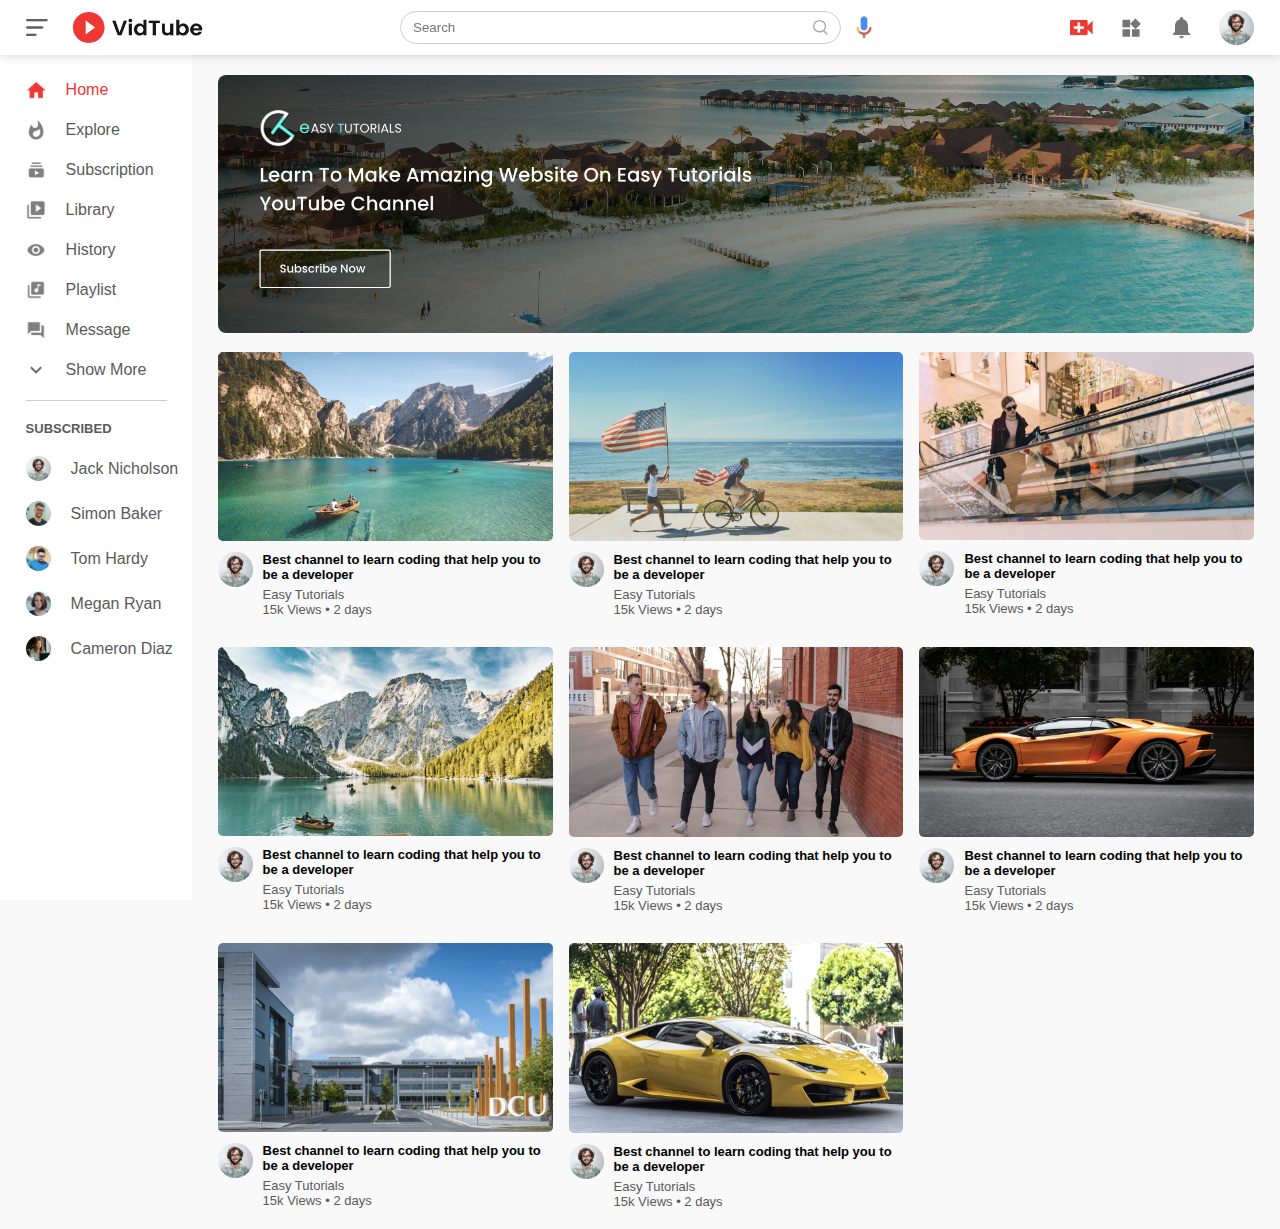
<file: index.html>
<!DOCTYPE html>
<html>
  <head>
    <meta charset="UTF-8">
    <meta http-equiv="X-UA-Compatible" content="IE=edge">
    <meta name="viewport" content="width=device-width, initial-scale=1.0">
    <title>Youtube clone</title>
    <link rel="stylesheet" href="style.css">
  </head>
  <body>
    
    <nav class="flex-div">
      <div class="nav-left flex-div">
        <img src="images/menu.png" class="menu-icon">
        <img src="images/logo.png" class="logo">
      </div>
      <div class="nav-middle flex-div">
        <div class="search-box flex-div">
          <input type="text" placeholder="Search">
          <img src="images/search.png">
        </div>
        <img src="images/voice-search.png" class="mic-icon">
      </div>
      <div class="nav-right flex-div">
        <img src="images/upload.png">
        <img src="images/more.png">
        <img src="images/notification.png">
        <img src="images/Jack.png" class="user-icon">
      </div>
    </nav>
    <!-- -------------------sidebar----------------- -->
    <div class="sidebar">
      <div class="shortcut-links">
        <a href="#"><img src="images/home.png"><p>Home</p></a>
        <a href="#"><img src="images/explore.png"><p>Explore</p></a>
        <a href="#"><img src="images/subscriprion.png"><p>Subscription</p></a>
        <a href="#"><img src="images/library.png"><p>Library</p></a>
        <a href="#"><img src="images/history.png"><p>History</p></a>
        <a href="#"><img src="images/playlist.png"><p>Playlist</p></a>
        <a href="#"><img src="images/messages.png"><p>Message</p></a>
        <a href="#"><img src="images/show-more.png"><p>Show More</p></a>
        <hr>
      </div>
      <div class="subscribed-list">
        <h3>SUBSCRIBED</h3>
        <a href="#"><img src="images/Jack.png"><p>Jack Nicholson</p></a>
        <a href="#"><img src="images/simon.png"><p>Simon Baker</p></a>
        <a href="#"><img src="images/tom.png"><p>Tom Hardy</p></a>
        <a href="#"><img src="images/megan.png"><p>Megan Ryan</p></a>
        <a href="#"><img src="images/cameron.png"><p>Cameron Diaz</p></a>
      </div>
    </div>

    <!-- -----------------main------------------- -->

    <div class="container">
      <div class="banner">
        <img src="images/banner.png">
      </div>
      <div class="list-container">
        <div class="vid-list">
          <a href="play-video.html"><img src="images/thumbnail1.png" class="thumbnail"></a>
          <div class="flex-div">
            <img src="images/Jack.png">
            <div class="vid-info">
              <a href="play-video.html">Best channel to learn coding that help you to be a developer</a>
              <p>Easy Tutorials</p>
              <p>15k Views &bull; 2 days</p>
            </div>
          </div>
        </div>
        <div class="vid-list">
          <a href="play-video.html"><img src="images/thumbnail2.png" class="thumbnail"></a>
          <div class="flex-div">
            <img src="images/Jack.png">
            <div class="vid-info">
              <a href="play-video.html">Best channel to learn coding that help you to be a developer</a>
              <p>Easy Tutorials</p>
              <p>15k Views &bull; 2 days</p>
            </div>
          </div>
        </div>
        <div class="vid-list">
          <a href="play-video.html"><img src="images/thumbnail3.png" class="thumbnail"></a>
          <div class="flex-div">
            <img src="images/Jack.png">
            <div class="vid-info">
              <a href="play-video.html">Best channel to learn coding that help you to be a developer</a>
              <p>Easy Tutorials</p>
              <p>15k Views &bull; 2 days</p>
            </div>
          </div>
        </div>
        <div class="vid-list">
          <a href=""><img src="images/thumbnail4.png" class="thumbnail"></a>
          <div class="flex-div">
            <img src="images/Jack.png">
            <div class="vid-info">
              <a href="">Best channel to learn coding that help you to be a developer</a>
              <p>Easy Tutorials</p>
              <p>15k Views &bull; 2 days</p>
            </div>
          </div>
        </div>
        <div class="vid-list">
          <a href=""><img src="images/thumbnail5.png" class="thumbnail"></a>
          <div class="flex-div">
            <img src="images/Jack.png">
            <div class="vid-info">
              <a href="">Best channel to learn coding that help you to be a developer</a>
              <p>Easy Tutorials</p>
              <p>15k Views &bull; 2 days</p>
            </div>
          </div>
        </div>
        <div class="vid-list">
          <a href=""><img src="images/thumbnail6.png" class="thumbnail"></a>
          <div class="flex-div">
            <img src="images/Jack.png">
            <div class="vid-info">
              <a href="">Best channel to learn coding that help you to be a developer</a>
              <p>Easy Tutorials</p>
              <p>15k Views &bull; 2 days</p>
            </div>
          </div>
        </div>
        <div class="vid-list">
          <a href=""><img src="images/thumbnail7.png" class="thumbnail"></a>
          <div class="flex-div">
            <img src="images/Jack.png">
            <div class="vid-info">
              <a href="">Best channel to learn coding that help you to be a developer</a>
              <p>Easy Tutorials</p>
              <p>15k Views &bull; 2 days</p>
            </div>
          </div>
        </div>
        <div class="vid-list">
          <a href=""><img src="images/thumbnail8.png" class="thumbnail"></a>
          <div class="flex-div">
            <img src="images/Jack.png">
            <div class="vid-info">
              <a href="">Best channel to learn coding that help you to be a developer</a>
              <p>Easy Tutorials</p>
              <p>15k Views &bull; 2 days</p>
            </div>
          </div>
        </div>

      </div>
    </div>

    <script src="script.js"></script>
  </body>
</html>
</file>
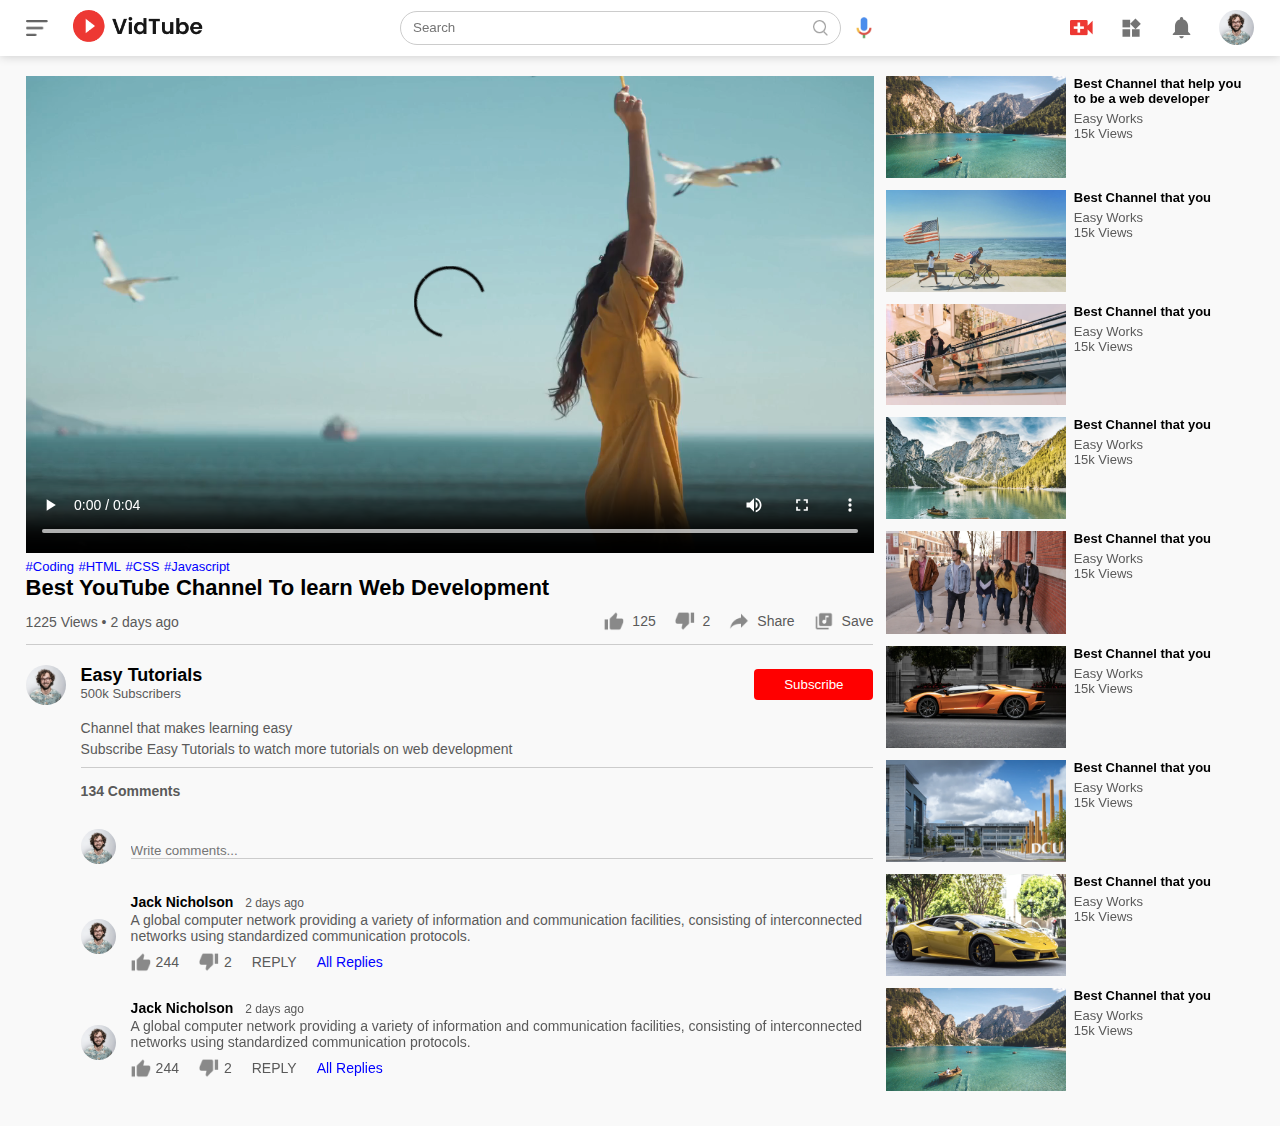
<file: play-video.html>
<!DOCTYPE html>
<html>
  <head>
    <meta charset="UTF-8">
    <meta http-equiv="X-UA-Compatible" content="IE=edge">
    <meta name="viewport" content="width=device-width, initial-scale=1.0">
    <title>Play Video</title>
    <link rel="stylesheet" href="style.css">
  </head>
  <body>
    
    <nav class="flex-div">
      <div class="nav-left flex-div">
        <img src="images/menu.png" class="menu-icon">
        <a href="index.html"><img src="images/logo.png" class="logo"></a>
      </div>
      <div class="nav-middle flex-div">
        <div class="search-box flex-div">
          <input type="text" placeholder="Search">
          <img src="images/search.png">
        </div>
        <img src="images/voice-search.png" class="mic-icon">
      </div>
      <div class="nav-right flex-div">
        <img src="images/upload.png">
        <img src="images/more.png">
        <img src="images/notification.png">
        <img src="images/Jack.png" class="user-icon">
      </div>
    </nav>

    <div class="container play-container">
      <div class="row">
        <div class="play-video">
          <video controls autoplay>
            <source src="images/video.mp4" type="video/mp4">
          </video>
          <div class="tags">
            <a href="">#Coding</a> <a href="">#HTML</a> <a href="">#CSS</a> <a href="">#Javascript</a>
          </div>
          <h3>Best YouTube Channel To learn Web Development</h3>
          <div class="play-video-info">
            <p>1225 Views &bull; 2 days ago</p>
            <div>
              <a href=""><img src="images/like.png">125</a>
              <a href=""><img src="images/dislike.png">2</a>
              <a href=""><img src="images/share.png">Share</a>
              <a href=""><img src="images/save.png">Save</a>
            </div>
          </div>
          <hr>
          <div class="plublisher">
            <img src="images/Jack.png">
            <div>
              <p>Easy Tutorials</p>
              <span>500k Subscribers</span>
            </div>
            <button type="button">Subscribe</button>
          </div>
          <div class="vid-description">
            <p>Channel that makes learning easy</p>
            <p>Subscribe Easy Tutorials to watch more tutorials on web development</p>
            <hr>
            <h4>134 Comments</h4>

            <div class="add-comment">
              <img src="images/Jack.png">
              <input type="text" placeholder="Write comments...">
            </div>
            <div class="old-comment">
              <img src="images/Jack.png">
              <div>
                <h3>Jack Nicholson <span>2 days ago</span></h3>
                <p>A global computer network providing a variety of information and communication facilities, consisting of interconnected networks using standardized communication protocols.</p>
                <div class="acomment-action">
                  <img src="images/like.png">
                  <span>244</span>
                  <img src="images/dislike.png">
                  <span>2</span>
                  <span>REPLY</span>
                  <a href="">All Replies</a>
                </div>
              </div>
            </div>
            <div class="old-comment">
              <img src="images/Jack.png">
              <div>
                <h3>Jack Nicholson <span>2 days ago</span></h3>
                <p>A global computer network providing a variety of information and communication facilities, consisting of interconnected networks using standardized communication protocols.</p>
                <div class="acomment-action">
                  <img src="images/like.png">
                  <span>244</span>
                  <img src="images/dislike.png">
                  <span>2</span>
                  <span>REPLY</span>
                  <a href="">All Replies</a>
                </div>
              </div>
            </div>

          </div>



        </div>
        <div class="right-sidebar">

          <div class="side-video-list">
            <a href="" class="small-thumbnail"><img src="images/thumbnail1.png"></a>
            <div class="vid-info">
              <a href="">Best Channel that help you to be a web developer </a>
              <p>Easy Works</p>
              <p>15k Views</p>
            </div>
          </div>
          <div class="side-video-list">
            <a href="" class="small-thumbnail"><img src="images/thumbnail2.png"></a>
            <div class="vid-info">
              <a href="">Best Channel that you </a>
              <p>Easy Works</p>
              <p>15k Views</p>
            </div>
          </div>
          <div class="side-video-list">
            <a href="" class="small-thumbnail"><img src="images/thumbnail3.png"></a>
            <div class="vid-info">
              <a href="">Best Channel that you </a>
              <p>Easy Works</p>
              <p>15k Views</p>
            </div>
          </div>
          <div class="side-video-list">
            <a href="" class="small-thumbnail"><img src="images/thumbnail4.png"></a>
            <div class="vid-info">
              <a href="">Best Channel that you </a>
              <p>Easy Works</p>
              <p>15k Views</p>
            </div>
          </div>
          <div class="side-video-list">
            <a href="" class="small-thumbnail"><img src="images/thumbnail5.png"></a>
            <div class="vid-info">
              <a href="">Best Channel that you </a>
              <p>Easy Works</p>
              <p>15k Views</p>
            </div>
          </div>
          <div class="side-video-list">
            <a href="" class="small-thumbnail"><img src="images/thumbnail6.png"></a>
            <div class="vid-info">
              <a href="">Best Channel that you </a>
              <p>Easy Works</p>
              <p>15k Views</p>
            </div>
          </div>
          <div class="side-video-list">
            <a href="" class="small-thumbnail"><img src="images/thumbnail7.png"></a>
            <div class="vid-info">
              <a href="">Best Channel that you </a>
              <p>Easy Works</p>
              <p>15k Views</p>
            </div>
          </div>
          <div class="side-video-list">
            <a href="" class="small-thumbnail"><img src="images/thumbnail8.png"></a>
            <div class="vid-info">
              <a href="">Best Channel that you </a>
              <p>Easy Works</p>
              <p>15k Views</p>
            </div>
          </div>
          <div class="side-video-list">
            <a href="" class="small-thumbnail"><img src="images/thumbnail1.png"></a>
            <div class="vid-info">
              <a href="">Best Channel that you </a>
              <p>Easy Works</p>
              <p>15k Views</p>
            </div>
          </div>


        </div>
      </div>
    </div>

  </body>
</html>
</file>
<file: style.css>
*{
  margin: 0;
  padding: 0;
  font-family: 'poppins',sans-serif;
  box-sizing: border-box;
}
a{
  text-decoration: none;
  color: #5a5a5a;
}
img{
  cursor: pointer;
}
.flex-div{
  display: flex;
  align-items: center;
}
nav{
  padding: 10px 2%;
  justify-content: space-between;
  box-shadow: 0 0 10px rgba(0,0,0,0.2);
  background: #fff;
  position: sticky;
  top: 0;
  z-index: 10;
}
.nav-right img{
  width: 25px;
  margin-right: 25px;
}
.nav-right .user-icon{
  width: 35px;
  border-radius: 50%;
  margin-right: 0;
}
.nav-left .menu-icon{
  width: 22px;
  margin-right: 25px;
}
.nav-left .logo{
  width: 130px;
}
.nav-middle .mic-icon{
  width: 16px;
}
.nav-middle .search-box{
  border: 1px solid #ccc;
  margin-right: 15px;
  padding: 8px 12px;
  border-radius: 25px;
  flex: 1;
}
.nav-middle .search-box input{
  width: 400px;
  border: 0;
  outline: 0;
  background: transparent;
}
.nav-middle .search-box img{
  width: 15px;
}

/* ------------------sidebar---------------- */

.sidebar{
  background: #fff;
  width: 15%;
  height: 100vh;
  position: fixed;
  top: 0;
  padding-left: 2%;
  padding-top: 80px;
}
.shortcut-links a img{
  width: 20px;
  margin-right: 20px;
}
.shortcut-links a{
  display: flex;
  align-items: center;
  margin-bottom: 20px;
  width: fit-content;
  flex-wrap: wrap;
}
.shortcut-links a:first-child{
  color: #ed3833;
}
.sidebar hr{
  border: 0;
  height: 1px;
  background: #ccc;
  width: 85%;
}
.subscribed-list h3{
  font-size: 13px;
  margin: 20px 0;
  color: #5a5a5a;
}
.subscribed-list a{
  display: flex;
  align-items: center;
  margin-bottom: 20px;
  width: fit-content;
  flex-wrap: wrap;
}
.subscribed-list a img{
  width: 25px;
  border-radius: 50%;
  margin-right: 20px;
}
.small-sidebar{
  width: 5%;
}
.small-sidebar a p{
  display: none;
}
.small-sidebar h3{
  display: none;
}
.small-sidebar hr{
  width: 50%;
  margin-bottom: 25px;
}
/* -----------------------Main------------------- */
.container{
  background: #f9f9f9;
  padding-left: 17%;
  padding-right: 2%;
  padding-top: 20px;
  padding-bottom: 20px;
}
.large-container{
  padding-left: 7%;
}
.banner{
  width: 100%;
}
.banner img{
  width: 100%;
  border-radius: 8px;
}
.list-container{
  display: grid;
  grid-template-columns: repeat(auto-fit, minmax(250px, 1fr));
  column-gap: 16px;
  row-gap: 30px;
  margin-top: 15px;
}
.vid-list .thumbnail{
  width: 100%;
  border-radius: 5px;
}
.vid-list .flex-div{
  align-items: flex-start;
  margin-top: 7px;
}
.vid-list .flex-div img{
  width: 35px;
  margin-right: 10px;
  border-radius: 50%;
}
.vid-info{
  color: #5a5a5a;
  font-size: 13px;
}
.vid-info a{
  color: #000;
  font-weight: 600;
  display: block;
  margin-bottom: 5px;
}
@media (max-width:900px) {
  .menu-icon{
    display: none;
  }
  .sidebar{
    display: none;
  }
  .container, .large-container{
    padding-left: 5%;
    padding-right: 5%;
  }
  .nav-right img{
    display: none;
  }
  .nav-right .user-icon{
    display: block;
    width: 30px;
  }
  .nav-middle .search-box input{
    width: 100px;
  }
  .nav-middle .mic-icon{
    display: none;
  }
  .logo{
    width: 90px;
  }
}

/* -----------------------play video page----------------- */
.play-container{
  padding-left: 2%;
}
.row{
  display: flex;
  justify-content: space-between;
  flex-wrap: wrap;
}
.play-video{
  flex-basis: 69%;
}
.right-sidebar{
  flex-basis: 30%;
}
.play-video video{
  width: 100%;
}
.side-video-list{
  display: flex;
  justify-content: space-between;
  margin-bottom: 8px;
}
.side-video-list img{
  width: 100%;
}
.side-video-list .small-thumbnail{
  flex-basis: 49%;
}
.side-video-list .vid-info{
  flex-basis: 49%;
}
.play-video .tags a{
  color: #0000ff;
  font-size: 13px;
}
.play-video h3{
  font-weight: 600;
  font-size: 22px;
}
.play-video .play-video-info{
  display: flex;
  align-items: center;
  justify-content: space-between;
  flex-wrap: wrap;
  margin-top: 10px;
  font-size: 14px;
  color: #5a5a5a;
}
.play-video .play-video-info a img{
  width: 20px;
  margin-right: 8px;
}
.play-video .play-video-info a {
  display: inline-flex;
  align-items: center;
  margin-left: 15px;
}
.play-video hr{
  border: 0;
  height: 1px;
  background: #ccc;
  margin: 10px 0;
}
.plublisher{
  display: flex;
  align-items: center;
  margin-top: 20px;
}
.plublisher div{
  flex: 1;
  line-height: 18px;
}
.plublisher img{
  width: 40px;
  border-radius: 50%;
  margin-right: 15px;
}
.plublisher div p{
  color: #000;
  font-weight: 600;
  font-size: 18px;
}
.plublisher div span{
  font-size: 13px;
  color: #5a5a5a;
}
.plublisher button{
  background: red;
  color: #fff;
  padding: 8px 30px;
  border: 0;
  outline: 0;
  border-radius: 4px;
  cursor: pointer;
}
.vid-description{
  padding-left: 55px;
  margin: 15px 0;
}
.vid-description p{
  font-size: 14px;
  margin-bottom: 5px;
  color: #5a5a5a;
}
.vid-description h4{
  font-size: 14px;
  color: #5a5a5a;
  margin-top: 15px;
}
.add-comment{
  display: flex;
  align-items: center;
  margin: 30px 0;
}
.add-comment img{
  width: 35px;
  border-radius: 50%;
  margin-right: 15px;
}
.add-comment input{
  border: 0;
  outline: 0;
  border-bottom: 1px solid #ccc;
  width: 100%;
  padding-top: 10px;
  background: transparent;
}
.old-comment{
  display: flex;
  align-items: center;
  margin: 20px 0;
}
.old-comment img{
  width: 35px;
  border-radius: 50%;
  margin-right: 15px;
}
.old-comment h3{
  font-size: 14px;
  margin-bottom: 2px;
}
.old-comment h3 span{
  font-size: 12px;
  color: #5a5a5a;
  font-weight: 500;
  margin-left: 8px;
}
.old-comment .acomment-action{
  display: flex;
  align-items: center;
  margin: 8px 0;
  font-size: 14px;
}
.old-comment .acomment-action img{
  border-radius: 0;
  width: 20px;
  margin-right: 5px;
}
.old-comment .acomment-action  span{
  margin-right: 20px;
  color: #5a5a5a;
}
.old-comment .acomment-action a{
  color: #0000ff;
}
@media (max-width:900px) {
  .play-video{
    flex-basis: 100%;
  }
  .right-sidebar{
    flex-basis: 100%;
  }
  .play-container{
    padding-left: 5%;
  }
  .vid-description{
    padding-left: 0;
  }
  .play-video .play-video-info a{
    margin-left: 0;
    margin-right: 15px;
    margin-top: 15px;
  }
}
</file>
